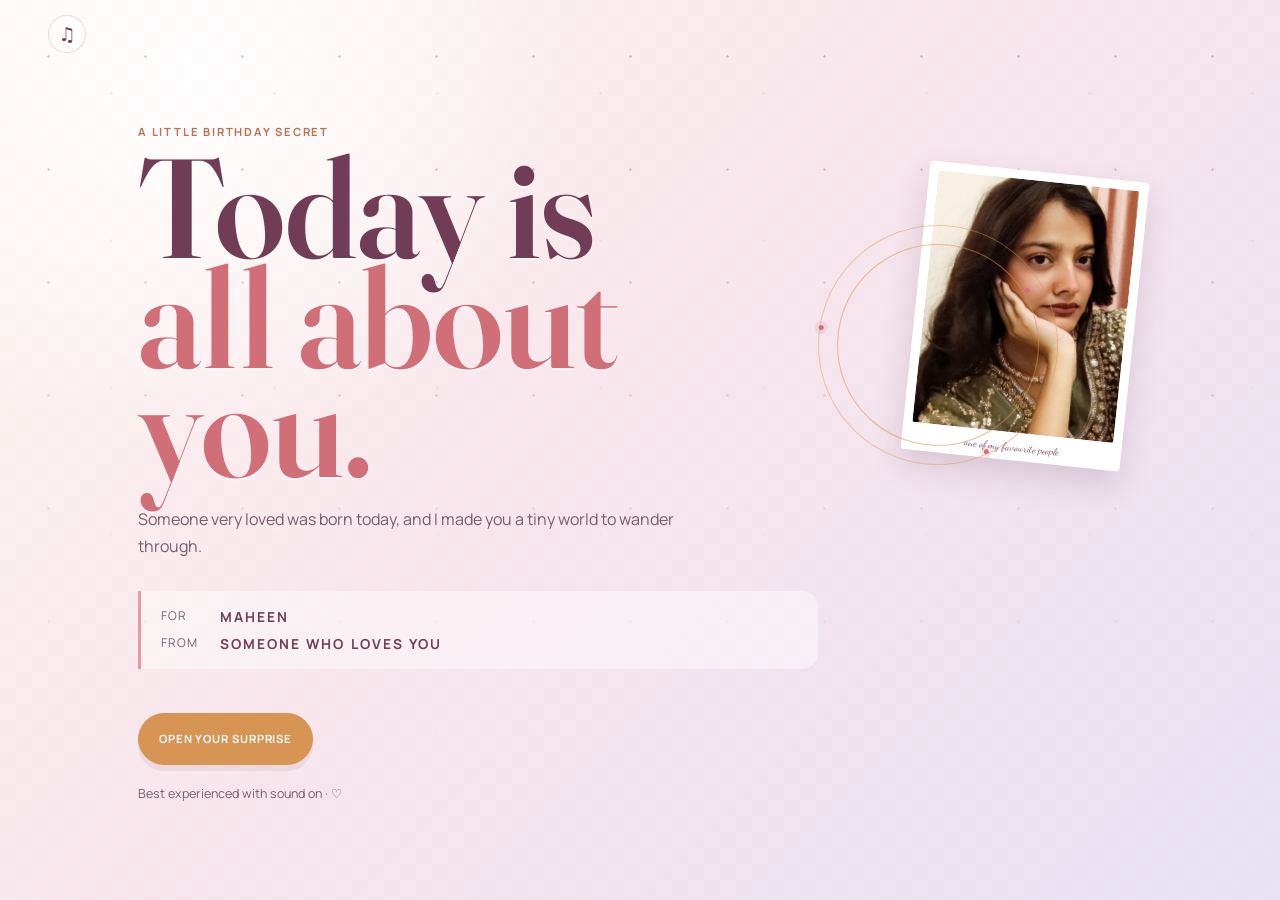
<file: index.html>
<!doctype html>
<html lang="en">
<head>
  <meta charset="UTF-8">
  <meta name="viewport" content="width=device-width, initial-scale=1, viewport-fit=cover">
  <meta name="theme-color" content="#080b18">
  <meta name="description" content="A private birthday mission.">
  <title>Mission Maheen</title>
  <link rel="preconnect" href="https://fonts.googleapis.com">
  <link rel="preconnect" href="https://fonts.gstatic.com" crossorigin>
  <link href="https://fonts.googleapis.com/css2?family=Dancing+Script:wght@500;600;700&family=Fraunces:opsz,wght@9..144,500;9..144,600;9..144,700&family=Manrope:wght@400;500;600;700&display=swap" rel="stylesheet">
  <link rel="stylesheet" href="css/style.css">
  <link rel="stylesheet" href="css/animations.css">
  <link rel="stylesheet" href="css/responsive.css">
  <link rel="stylesheet" href="css/confetti.css">
  <link rel="stylesheet" href="css/cake.css">
  <link rel="stylesheet" href="css/heartfelt.css">
  <link rel="stylesheet" href="css/cute-theme.css">
  <link rel="stylesheet" href="css/heartfelt-flow.css">
  <link rel="stylesheet" href="css/cake-fix.css">
  <link rel="stylesheet" href="css/photo-notes.css">
  <link rel="stylesheet" href="css/cake-real.css">
  <link rel="stylesheet" href="css/celebration.css">
  <link rel="stylesheet" href="css/close-memory.css">
  <link rel="stylesheet" href="css/balloon-photos.css">
  <link rel="stylesheet" href="css/notes.css">
  <link rel="stylesheet" href="css/heartfelt-flow.css">
</head>
<body>
  <div id="app" class="app-shell">
    <div class="ambient-stars" aria-hidden="true"></div>
    <div id="loading-screen" class="loading-screen scene-active">
      <p class="eyebrow">Private transmission</p>
      <h1>INITIALIZING<br><em>BIRTHDAY PROTOCOL</em></h1>
      <div class="loading-track"><span id="loading-bar"></span></div>
      <p id="loading-label" class="loading-label">Loading memories...</p>
    </div>
    <main id="scene-stage" class="scene-stage" aria-live="polite"></main>
    <div class="hud" aria-label="Mission controls">
      <button id="audio-toggle" class="icon-button" type="button" aria-label="Mute sound" title="Mute sound">♫</button>
    </div>
    <div id="toast" class="toast" role="status"></div>
    <div id="modal-root"></div>
    <div id="dev-panel" class="dev-panel" hidden></div>
  </div>
  <script src="js/config.js"></script>
  <script src="content/messages.js"></script>
  <script src="content/notes.js"></script>
  <script src="content/memories.js"></script>
  <script src="content/letter.js?v=2"></script>
  <script src="js/app.js"></script>
</body>
</html>
</file>
<file: css/style.css>
:root{--ink:#080b18;--ink-soft:#10162b;--panel:rgba(20,28,55,.72);--line:rgba(230,211,157,.22);--gold:#e8c77a;--cream:#f7f3ea;--muted:#a9aec4;--rose:#d99582;--green:#9dc1a0;--shadow:0 24px 80px rgba(0,0,0,.35)}*{box-sizing:border-box}html{background:var(--ink);color:var(--cream);font-family:Manrope,system-ui,sans-serif;overflow-x:hidden}body{margin:0;min-width:320px;min-height:100dvh;background:radial-gradient(circle at 65% 20%,#1d274e 0,#0c1126 38%,#080b18 80%);overflow-x:hidden}button,input,select{font:inherit}button{cursor:pointer}button:focus-visible,select:focus-visible,input:focus-visible{outline:2px solid var(--gold);outline-offset:4px}.app-shell{min-height:100dvh;position:relative}.ambient-stars,.ambient-stars:before,.ambient-stars:after{position:fixed;inset:0;content:"";pointer-events:none}.ambient-stars{opacity:.5;background-image:radial-gradient(circle,#fff 0 1px,transparent 1.4px);background-size:97px 113px;mask-image:linear-gradient(to bottom,black,transparent 90%)}.ambient-stars:before{background-image:radial-gradient(circle,var(--gold) 0 1px,transparent 1.5px);background-size:163px 147px;opacity:.42;transform:translate(30px,20px)}.ambient-stars:after{background:linear-gradient(115deg,transparent 20%,rgba(232,199,122,.08) 50%,transparent 80%);transform:translateX(-100%);animation:drift 16s linear infinite}.loading-screen{position:fixed;inset:0;z-index:20;display:grid;place-content:center;padding:28px;background:#050712;text-align:center;transition:opacity .8s,visibility .8s}.loading-screen.hidden{opacity:0;visibility:hidden;pointer-events:none}.loading-screen h1,.scene h1,.scene h2{font-family:"Cormorant Garamond",Georgia,serif;font-weight:600;letter-spacing:0}.loading-screen h1{font-size:clamp(2.4rem,10vw,5.6rem);line-height:.85;margin:14px 0 32px}.loading-screen h1 em,.scene h1 em,.scene h2 em{color:var(--gold);font-style:normal}.eyebrow{color:var(--gold);font-size:.7rem;font-weight:700;letter-spacing:.22em;text-transform:uppercase;margin:0 0 14px}.loading-track{height:2px;background:#252b42;max-width:310px;margin:auto}.loading-track span{display:block;width:0;height:100%;background:var(--gold);transition:width .25s}.loading-label,.fine-print,.feedback,.mic-status{color:var(--muted);font-size:.78rem}.scene-stage{position:relative;z-index:1;min-height:100dvh}.scene{min-height:100dvh;width:min(100%,1100px);margin:auto;padding:100px 22px 54px;display:flex;flex-direction:column;justify-content:center;position:relative}.intro-scene{align-items:flex-start;padding-top:22vh}.scene-copy{max-width:680px}.scene h1{font-size:clamp(4rem,17vw,9rem);line-height:.78;margin:0 0 24px}.scene h2{font-size:clamp(3rem,12vw,6.8rem);line-height:.82;margin:0 0 20px}.lede{color:#c5c8d6;line-height:1.7;max-width:560px}.subject-line{display:grid;grid-template-columns:auto 1fr;gap:8px 22px;border-left:1px solid var(--gold);padding:8px 0 8px 16px;margin:30px 0;color:var(--muted);font-size:.75rem;letter-spacing:.08em;text-transform:uppercase}.subject-line strong{color:var(--cream);font-size:.86rem;letter-spacing:.15em}.button{border:1px solid var(--line);background:rgba(255,255,255,.04);color:var(--cream);min-height:52px;padding:14px 20px;margin:14px 8px 0 0;border-radius:3px;text-transform:uppercase;letter-spacing:.12em;font-size:.7rem;font-weight:700;transition:transform .25s,background .25s,border-color .25s}.button:hover{transform:translateY(-3px);border-color:var(--gold)}.button-gold{background:var(--gold);color:#11152a;border-color:var(--gold)}.button-quiet{color:var(--muted)}.fine-print{margin-top:20px}.orbit-mark{position:absolute;right:8%;top:22%;width:130px;height:130px;border:1px solid rgba(232,199,122,.25);border-radius:50%;transform:rotate(-30deg)}.orbit-mark:before,.orbit-mark:after{content:"";position:absolute;inset:18px;border:1px solid rgba(232,199,122,.2);border-radius:50%}.orbit-mark i{position:absolute;width:5px;height:5px;background:var(--gold);border-radius:50%}.orbit-mark i:nth-child(1){left:10%;top:18%}.orbit-mark i:nth-child(2){right:5%;top:48%}.orbit-mark i:nth-child(3){left:44%;bottom:0}.centered-scene{align-items:center;text-align:center}.centered-scene .lede{margin:0 auto 25px}.seal{width:78px;height:78px;border:1px solid var(--gold);border-radius:50%;display:grid;place-content:center;color:var(--gold);font-size:2rem;margin:0 auto 28px}.question-card,.modal-card{width:min(100%,580px);padding:28px;background:var(--panel);border:1px solid var(--line);box-shadow:var(--shadow);backdrop-filter:blur(18px);border-radius:3px;text-align:left}.question-count,.modal-date{color:var(--gold);font-size:.7rem;text-transform:uppercase;letter-spacing:.12em}.question-card h3{font-family:"Cormorant Garamond",Georgia,serif;font-size:2rem;font-weight:600;margin:14px 0 22px}.option-list{display:grid;gap:10px}.option{border:1px solid var(--line);background:transparent;color:var(--cream);padding:15px;text-align:left;border-radius:2px}.option:hover{border-color:var(--gold);background:rgba(232,199,122,.08)}.good{color:var(--green)}.wrong{color:var(--rose)}.scene-heading{display:flex;justify-content:space-between;align-items:end;gap:20px}.counter{color:var(--gold);font-size:.75rem;letter-spacing:.12em;white-space:nowrap}.constellation{height:48vh;min-height:300px;position:relative;margin:20px 0}.constellation:before{content:"";position:absolute;inset:8%;border:1px solid rgba(232,199,122,.08);border-radius:50%;transform:rotate(-20deg)}.constellation-line{position:absolute;left:15%;top:48%;width:70%;height:1px;background:linear-gradient(90deg,transparent,var(--line),transparent);transform:rotate(-22deg)}.star-node{position:absolute;left:var(--x);top:var(--y);width:36px;height:36px;border:0;background:transparent;transform:translate(-50%,-50%)}.star-node span{display:block;width:10px;height:10px;background:var(--gold);box-shadow:0 0 12px 4px rgba(232,199,122,.45);border-radius:50%;transition:transform .3s}.star-node:hover span,.star-node.found span{transform:scale(1.7)}.star-node.found:after{content:"✓";position:absolute;top:18px;left:14px;color:var(--gold);font-size:.65rem}.memory-prompt{text-align:center}.memory-prompt p{color:var(--muted);font-size:.8rem}.vault-scene{text-align:center;align-items:center}.vault{perspective:800px;margin:22px 0}.vault-door{height:205px;width:min(75vw,310px);display:grid;place-content:center;border:5px solid #6d5933;background:linear-gradient(140deg,#1a1b2d,#29283e);box-shadow:inset 0 0 0 8px #111528,0 0 70px rgba(232,199,122,.12);transform:rotateX(5deg)}.vault-lock{display:flex;gap:7px}.vault-lock b{display:grid;place-content:center;width:45px;height:55px;background:#080b18;border:1px solid var(--gold);color:var(--gold);font-size:1.4rem}.vault-label{font-size:.6rem;letter-spacing:.2em;color:var(--muted);margin-top:18px}.clues{display:flex;gap:8px;max-width:400px}.clue{background:transparent;border:0;color:var(--muted);font-size:.7rem;padding:10px}.clue span{color:var(--gold);display:block}.keypad{display:grid;grid-template-columns:repeat(3,52px);gap:8px;margin:20px auto 6px}.keypad button{height:48px;color:var(--cream);background:rgba(255,255,255,.05);border:1px solid var(--line)}.cake-scene{text-align:center;align-items:center}.cake-scene .scene-heading{text-align:left;width:100%}.cake-preview{width:min(90vw,420px);height:350px;display:flex;flex-direction:column;align-items:center;justify-content:end;padding-bottom:20px;filter:drop-shadow(0 20px 25px rgba(0,0,0,.4));position:relative}.cake-topper{font-family:"Cormorant Garamond",Georgia,serif;color:var(--gold);font-size:1rem;line-height:.9;text-align:center;margin-bottom:10px}.cake-topper strong{font-size:1.2rem}.candles-preview{color:var(--gold);font-size:1.4rem;margin-bottom:-2px}.cake-tier{width:calc(100% - var(--tier) * 38px);height:54px;min-height:44px;border-radius:8px 8px 5px 5px;border-bottom:4px solid rgba(0,0,0,.22);display:grid;place-content:center;color:rgba(255,255,255,.8);font-size:.55rem;letter-spacing:.12em;text-transform:uppercase;box-shadow:inset 0 8px rgba(255,255,255,.15);transition:background .3s,transform .3s}.cake-tier:nth-last-child(2){width:88%}.cake-tier span{mix-blend-mode:screen}.vanilla{background:#d5b68b}.red-velvet{background:#9e4c4a}.forest{background:#31594b}.chocolate{background:#674032}.strawberry{background:#c86e75}.butterscotch{background:#b68138}.tier-controls{display:grid;grid-template-columns:1fr 1fr;gap:10px;width:min(100%,480px);text-align:left}.tier-controls label{font-size:.7rem;color:var(--gold);text-transform:uppercase}.tier-controls select{display:block;width:100%;margin-top:5px;background:#11162b;color:var(--cream);border:1px solid var(--line);padding:11px;border-radius:2px}.cake-note{font-family:"Cormorant Garamond",Georgia,serif;color:var(--gold);font-size:1.3rem}.wish-scene{text-align:center;align-items:center;background:radial-gradient(circle at 50% 42%,rgba(232,199,122,.1),transparent 30%)}.wish-copy{font-family:"Cormorant Garamond",Georgia,serif;font-size:1.8rem;line-height:.75;color:#d4d7e1;margin:20px 0}.wish-copy p{margin:16px}.wish-cake{height:105px;width:190px;margin:12px auto 25px;position:relative}.cake-mini{position:absolute;bottom:0;width:100%;height:58px;border-radius:8px;background:#9e4c4a;border-bottom:5px solid #633336}.flames{display:flex;justify-content:space-around;padding:0 18px}.flames i{display:block;width:12px;height:24px;background:linear-gradient(#fff1aa,#e8a23f);border-radius:80% 20% 70% 30%;box-shadow:0 0 18px 7px rgba(245,176,65,.4);transition:transform .1s,opacity .3s}.flames i.out{opacity:0}.celebration-scene{text-align:center;align-items:center}.celebration-scene h1{margin-top:20px}.celebration-burst{position:absolute;inset:15% 5%;background:radial-gradient(circle,rgba(232,199,122,.16),transparent 50%);animation:pulse 2s ease-in-out infinite}.balloons-scene{text-align:center;align-items:center}.balloon-field{height:48vh;min-height:330px;width:100%;position:relative;margin:12px 0}.balloon{position:absolute;width:58px;height:74px;border-radius:50% 50% 45% 45%;border:0;background:var(--rose);box-shadow:inset -10px -8px rgba(0,0,0,.12),0 10px 20px rgba(0,0,0,.25);animation:float 5s ease-in-out infinite;left:var(--left,10%);top:var(--top,10%)}.balloon:after{content:"";position:absolute;bottom:-43px;left:50%;height:45px;border-left:1px solid rgba(247,243,234,.4)}.balloon span{color:#fff;font-weight:bold}.balloon-0{--left:10%;--top:20%;background:#d99582}.balloon-1{--left:31%;--top:5%;background:#8795c6;animation-delay:.4s}.balloon-2{--left:54%;--top:25%;background:#b68138;animation-delay:1s}.balloon-3{--left:75%;--top:9%;background:#9dc1a0;animation-delay:1.5s}.balloon-4{--left:43%;--top:62%;background:var(--gold);border-radius:50% 10% 50% 10%;transform:rotate(45deg);animation-delay:.8s}.balloon.popped{animation:pop .5s forwards}.letter-scene{text-align:center;align-items:center}.envelope{width:min(80vw,340px);height:215px;background:#b77a6d;position:relative;margin:34px auto 28px;box-shadow:var(--shadow);clip-path:polygon(0 0,100% 0,100% 100%,0 100%)}.envelope:before,.envelope:after{content:"";position:absolute;bottom:0;border-style:solid}.envelope:before{left:0;border-width:105px 170px 0;border-color:#d99582 transparent transparent}.envelope:after{right:0;border-width:0 170px 105px;border-color:transparent transparent #9d5e59}.envelope-flap{position:absolute;z-index:2;left:0;top:0;border-style:solid;border-width:108px 170px 0;border-color:#cf8d7e transparent transparent}.envelope-mark{position:absolute;z-index:3;inset:0;display:grid;place-content:center;font-family:"Cormorant Garamond",Georgia,serif;font-size:1.4rem}.letter-page{align-items:center}.letter-content{width:min(100%,700px);font-family:"Cormorant Garamond",Georgia,serif;font-size:1.45rem;line-height:1.45;color:#e8e4da}.letter-content p{margin:0 0 1.2em}.song-scene{text-align:center;align-items:center}.record{height:190px;width:190px;border-radius:50%;margin:30px auto;background:repeating-radial-gradient(circle,#15182e 0 5px,#080b18 6px 8px);display:grid;place-content:center;border:8px solid #202442;box-shadow:0 0 0 2px var(--gold),0 20px 60px rgba(0,0,0,.5);animation:spin 9s linear infinite}.record-label{height:72px;width:72px;border-radius:50%;background:var(--rose);display:grid;place-content:center;font-family:"Cormorant Garamond",Georgia,serif;font-size:.95rem}.record-label small{font:7px Manrope;letter-spacing:.1em;text-transform:uppercase}.song-player{display:flex;align-items:center;gap:13px;width:min(100%,550px);padding:18px;background:var(--panel);border:1px solid var(--line);text-align:left}.play-button{border:0;background:var(--gold);color:#10152a;border-radius:50%;width:45px;height:45px}.song-track{flex:1}.song-track span{font-size:.7rem;letter-spacing:.16em}.song-track input{display:block;width:100%;accent-color:var(--gold);margin:9px 0}.song-track small{color:var(--muted);font-size:.65rem}.equalizer{color:var(--gold);letter-spacing:2px}.finale-scene{text-align:center;align-items:center}.finale-copy{font-family:"Cormorant Garamond",Georgia,serif;font-size:1.6rem;line-height:1.2;color:#d8d9e2;margin:30px 0}.final-stars{color:var(--gold);letter-spacing:1.3em;margin:20px 0;font-size:1.3rem}.final-actions{display:flex;flex-wrap:wrap;justify-content:center}.tiny-star{position:absolute;right:18%;bottom:26%;border:0;background:transparent;color:var(--gold);opacity:.5}.capsule{border-top:1px solid var(--line);margin-top:60px;padding-top:18px;display:grid;gap:6px;color:var(--muted);font-size:.72rem}.capsule strong{color:var(--gold);font-family:"Cormorant Garamond",Georgia,serif;font-size:1.3rem}.capsule small{color:#747a94}.modal-backdrop{position:fixed;z-index:30;inset:0;display:grid;place-content:center;padding:20px;background:rgba(3,5,13,.82)}.modal-card{position:relative;max-height:90dvh;overflow:auto}.modal-card img{width:calc(100% + 56px);max-height:260px;object-fit:cover;margin:-28px -28px 24px}.modal-card h3{font-family:"Cormorant Garamond",Georgia,serif;font-size:2.5rem;margin:10px 0 2px}.modal-card p{line-height:1.65;color:#d3d4de}.modal-close{position:absolute;right:12px;top:10px;border:0;background:transparent;color:var(--cream);font-size:1.8rem;z-index:2}.secret-list p{animation:rise .6s both;animation-delay:var(--delay)}.capsule-title{display:block;color:var(--gold);font-family:"Cormorant Garamond",Georgia,serif;font-size:1.5rem;margin-top:28px}.hud{position:fixed;z-index:10;left:22px;right:22px;top:calc(15px + env(safe-area-inset-top));display:flex;justify-content:space-between;pointer-events:none}.scene-code{color:var(--muted);font-size:.65rem;letter-spacing:.15em}.icon-button{pointer-events:auto;border:0;background:transparent;color:var(--gold);font-size:1.2rem}.toast{position:fixed;z-index:40;left:50%;bottom:calc(24px + env(safe-area-inset-bottom));transform:translate(-50%,20px);opacity:0;pointer-events:none;width:min(calc(100% - 40px),480px);padding:14px 18px;background:#f7f3ea;color:#11152a;font-size:.78rem;text-align:center;box-shadow:var(--shadow);transition:opacity .3s,transform .3s}.toast.show{opacity:1;transform:translate(-50%,0)}.dev-panel{position:fixed;z-index:50;right:10px;bottom:10px;width:190px;padding:10px;background:#11162b;border:1px solid var(--gold);font-size:.7rem}.dev-panel strong{color:var(--gold);display:block;margin-bottom:6px}.dev-panel button{display:block;width:100%;border:0;background:transparent;color:var(--cream);text-align:left;padding:4px;font-size:.65rem}
</file>
<file: css/animations.css>
.scene-enter{animation:sceneIn .65s both}.reveal{animation:rise 1s .2s both}@keyframes sceneIn{from{opacity:0;transform:translateY(18px);filter:blur(5px)}to{opacity:1;transform:none;filter:none}}@keyframes rise{from{opacity:0;transform:translateY(18px)}to{opacity:1;transform:none}}@keyframes drift{to{transform:translateX(100%)}}@keyframes pulse{0%,100%{opacity:.45;transform:scale(.95)}50%{opacity:1;transform:scale(1.1)}}@keyframes float{0%,100%{transform:translateY(0) rotate(-2deg)}50%{transform:translateY(-18px) rotate(3deg)}}@keyframes pop{to{opacity:0;transform:scale(1.6) rotate(30deg)}}@keyframes spin{to{transform:rotate(360deg)}}@media(prefers-reduced-motion:reduce){*,*:before,*:after{animation-duration:.01ms!important;animation-iteration-count:1!important;scroll-behavior:auto!important;transition-duration:.01ms!important}}
</file>
<file: css/responsive.css>
@media(min-width:600px){.scene{padding-left:48px;padding-right:48px}.intro-scene{padding-top:18vh}.scene h1{font-size:clamp(5rem,11vw,9rem)}.balloon-field{max-width:680px}.cake-preview{height:390px}.tier-controls{grid-template-columns:repeat(4,1fr)}}@media(min-width:900px){.scene{padding-top:110px;padding-bottom:70px}.orbit-mark{width:240px;height:240px;right:12%;top:25%}.constellation{height:55vh}.vault-door{height:250px;width:360px}.hud{left:48px;right:48px}.tiny-star{right:26%}}@media(max-width:360px){.scene{padding-left:16px;padding-right:16px}.scene h2{font-size:2.8rem}.cake-preview{transform:scale(.9);margin:-15px 0}.song-player{padding:12px;gap:7px}.equalizer{display:none}.button{width:100%;margin-right:0}.final-actions{width:100%}.clues{gap:0}.clue{padding:8px 6px}}
</file>
<file: css/confetti.css>
.confetti{position:absolute;inset:10% 5%;overflow:hidden;pointer-events:none}.confetti i{position:absolute;left:calc(var(--i) * 3.7%);top:-10%;width:6px;height:16px;background:var(--gold);transform:rotate(calc(var(--i) * 31deg));animation:confettiFall 2.4s calc(var(--i) * -60ms) ease-in forwards}.confetti i:nth-child(3n){background:var(--rose)}.confetti i:nth-child(3n+1){background:#9dc1a0}@keyframes confettiFall{to{top:105%;transform:translateX(38px) rotate(520deg)}}@media(prefers-reduced-motion:reduce){.confetti i{animation:none;opacity:.8;top:30%}}
</file>
<file: css/cake.css>
.round-cake-preview{width:min(88vw,390px);height:340px;position:relative;margin:10px auto 4px;display:flex;align-items:center;justify-content:flex-end;flex-direction:column;filter:drop-shadow(0 22px 28px rgba(0,0,0,.4))}.cake-topper{position:absolute;top:2px;text-align:center;color:var(--gold);font:600 1rem/.8 "Cormorant Garamond",Georgia,serif;letter-spacing:.06em;z-index:3}.cake-topper strong{font-size:1.15rem}.cake-candles{position:absolute;z-index:4;top:74px;display:flex;gap:26px}.cake-candles i{height:56px;width:10px;border-radius:3px;background:repeating-linear-gradient(125deg,#f7f3ea 0 5px,#d99582 5px 8px);position:relative;box-shadow:0 4px 5px rgba(0,0,0,.2)}.cake-candles i b{position:absolute;width:10px;height:18px;left:0;top:-19px;background:#f7c95d;border-radius:80% 20% 70% 30%;box-shadow:0 0 16px 6px rgba(245,176,65,.42);animation:candleFlicker 1s ease-in-out infinite alternate}.cake-candles i:nth-child(2) b{animation-delay:.15s}.cake-candles i:nth-child(3) b{animation-delay:.3s}.cake-candles i:nth-child(4) b{animation-delay:.45s}.round-cake{width:min(76vw,290px);height:130px;border-radius:50% 50% 42% 42%;position:relative;z-index:2;border:5px solid rgba(0,0,0,.16);box-shadow:inset 0 15px rgba(255,255,255,.2),inset 0 -18px rgba(0,0,0,.16)}.round-cake:before{content:"";position:absolute;left:7%;right:7%;top:-18px;height:46px;border-radius:50%;background:inherit;border:5px solid rgba(0,0,0,.13);box-shadow:inset 0 8px rgba(255,255,255,.16)}.round-cake span{position:absolute;left:0;right:0;bottom:34px;text-align:center;color:rgba(255,255,255,.88);font:700 .58rem Manrope;letter-spacing:.16em}.cake-plate{height:18px;width:min(84vw,330px);border-radius:50%;background:#b9a77e;box-shadow:0 7px 0 #756b55;position:absolute;bottom:8px}.cake-flavour-picker{width:min(100%,280px);color:var(--gold);font-size:.7rem;letter-spacing:.12em;text-align:left;text-transform:uppercase}.cake-flavour-picker select{display:block;width:100%;margin-top:6px;background:#11162b;color:var(--cream);border:1px solid var(--line);padding:11px;border-radius:2px}@keyframes candleFlicker{from{transform:scale(1) rotate(-3deg)}to{transform:scale(1.15) rotate(4deg)}}
</file>
<file: css/heartfelt.css>
.balloon-message-card{background:linear-gradient(145deg,rgba(44,35,66,.94),rgba(18,24,49,.94));border-color:rgba(232,199,122,.38);text-align:center}.balloon-message-card img{max-height:220px;filter:saturate(.88)}.balloon-message-card h3{color:#f3d9c9}.balloon-message-card p:not(.eyebrow){font-family:"Cormorant Garamond",Georgia,serif;font-size:1.45rem;line-height:1.35}.heart-mark{color:#d99582;font-size:1.7rem;display:block;margin-top:18px}.letter-content{background:rgba(255,255,255,.025);border-top:1px solid rgba(232,199,122,.24);border-bottom:1px solid rgba(232,199,122,.24);padding:28px 18px}.finale-copy{color:#ead9d2}
</file>
<file: css/cute-theme.css>
:root{--ink:#fff8f2;--ink-soft:#fff0ec;--panel:rgba(255,255,255,.78);--line:rgba(113,61,86,.18);--gold:#d89454;--cream:#3b2137;--muted:#765d6e;--rose:#e99b9b;--berry:#713d56;--lavender:#b8a8d8;--mint:#a9c8b3;--shadow:0 18px 45px rgba(113,61,86,.16)}html{background:#fff8f2;color:var(--cream)}body{background:radial-gradient(circle at 15% 8%,#fff 0,transparent 28%),linear-gradient(135deg,#fff8f2 0%,#f8e6ed 48%,#e8e3f5 100%);color:var(--cream)}body:before{content:"";position:fixed;z-index:0;inset:0;pointer-events:none;opacity:.22;background-image:linear-gradient(45deg,rgba(113,61,86,.04) 25%,transparent 25%,transparent 75%,rgba(113,61,86,.04) 75%),linear-gradient(45deg,rgba(113,61,86,.04) 25%,transparent 25%,transparent 75%,rgba(113,61,86,.04) 75%);background-size:32px 32px;background-position:0 0,16px 16px}.ambient-stars{opacity:.4;background-image:radial-gradient(circle,#9c6680 0 1px,transparent 1.5px);mask-image:linear-gradient(to bottom,black,transparent 85%)}.ambient-stars:before{background-image:radial-gradient(circle,#d89454 0 1px,transparent 1.5px)}.ambient-stars:after{background:linear-gradient(115deg,transparent 20%,rgba(233,155,155,.18) 50%,transparent 80%)}.hud{color:var(--berry)}.scene-code{color:var(--berry);background:rgba(255,255,255,.58);border:1px solid var(--line);border-radius:999px;padding:8px 12px}.icon-button{color:var(--berry);background:rgba(255,255,255,.62);border:1px solid var(--line);border-radius:50%;width:38px;height:38px}.scene{padding-top:108px}.scene h1,.scene h2,.question-card h3,.modal-card h3{font-family:"Fraunces","Cormorant Garamond",Georgia,serif}.scene h1,.scene h2{color:var(--berry);text-shadow:0 2px 0 rgba(255,255,255,.55)}.scene h1 em,.scene h2 em{color:#d16f79}.eyebrow{color:#bb704e;letter-spacing:.16em}.lede{color:var(--muted)}.subject-line{border-left:3px solid var(--rose);background:rgba(255,255,255,.42);border-radius:0 16px 16px 0;padding:16px 20px}.subject-line strong{color:var(--berry)}.button{border:1px solid rgba(113,61,86,.2);border-radius:999px;background:rgba(255,255,255,.72);color:var(--berry);box-shadow:0 6px 0 rgba(113,61,86,.08);letter-spacing:.08em}.button:hover{background:#fff;transform:translateY(-2px);box-shadow:0 9px 0 rgba(113,61,86,.08)}.button-gold{background:#d89454;color:#fff;border-color:#d89454}.button-quiet{color:var(--berry)}.orbit-mark{border-color:rgba(216,148,84,.45)}.orbit-mark:before,.orbit-mark:after{border-color:rgba(216,148,84,.32)}.orbit-mark i{background:#d16f79;box-shadow:0 0 0 4px rgba(209,111,121,.12)}.centered-scene{text-align:center}.seal{border-color:#d16f79;color:#d16f79;background:rgba(255,255,255,.45);box-shadow:0 8px 20px rgba(209,111,121,.15)}.question-card,.modal-card{background:var(--panel);border:1px solid rgba(113,61,86,.14);border-radius:22px;box-shadow:var(--shadow);backdrop-filter:blur(16px)}.question-card h3{color:var(--berry)}.option{border-color:rgba(113,61,86,.16);background:rgba(255,255,255,.42);color:var(--berry);border-radius:14px}.option:hover{border-color:#d16f79;background:#fff}.feedback{color:var(--muted)}.good{color:#548d69}.wrong{color:#b65f68}.counter{color:#bb704e;background:rgba(255,255,255,.5);border-radius:999px;padding:8px 12px}.constellation:before{border-color:rgba(113,61,86,.12);background:rgba(255,255,255,.18)}.constellation-line{background:linear-gradient(90deg,transparent,rgba(209,111,121,.35),transparent)}.star-node span{background:#d89454;box-shadow:0 0 0 7px rgba(216,148,84,.16),0 0 15px rgba(216,148,84,.5)}.vault-door{border-color:#d89454;background:linear-gradient(140deg,#6f4861,#b97a88);box-shadow:inset 0 0 0 8px #51334e,0 20px 45px rgba(113,61,86,.2);border-radius:20px}.vault-lock b{background:#fff3e9;border-color:#e8c07d;color:var(--berry);border-radius:10px}.vault-label{color:#ffe8c4}.clue{color:var(--berry)}.clue span{color:#bb704e}.keypad button{background:rgba(255,255,255,.63);border-color:rgba(113,61,86,.15);color:var(--berry);border-radius:14px}.cake-scene,.wish-scene,.balloons-scene,.letter-scene,.song-scene,.finale-scene{position:relative}.cake-scene:before,.wish-scene:before,.balloons-scene:before,.letter-scene:before,.song-scene:before,.finale-scene:before{content:"♡";position:absolute;right:10%;top:16%;color:rgba(209,111,121,.28);font-size:2rem;transform:rotate(12deg)}.cake-preview,.round-cake-preview{filter:drop-shadow(0 20px 25px rgba(113,61,86,.18))}.cake-plate{background:#fff0da;box-shadow:0 7px 0 #d89454}.cake-flavour-picker{color:#bb704e}.cake-flavour-picker select,.tier-controls select{background:#fff9f2;color:var(--berry);border-color:rgba(113,61,86,.18);border-radius:12px}.cake-note{color:#bb704e}.wish-scene{background:radial-gradient(circle at 50% 43%,rgba(216,148,84,.2),transparent 30%)}.wish-copy{color:var(--berry)}.cake-mini{background:#d16f79;border-bottom-color:#a14d5b}.celebration-burst{background:radial-gradient(circle,rgba(233,155,155,.25),transparent 50%)}.balloon{box-shadow:inset -10px -8px rgba(113,61,86,.12),0 10px 20px rgba(113,61,86,.18)}.balloon-0{background:#e99b9b}.balloon-1{background:#b8a8d8}.balloon-2{background:#e1b36d}.balloon-3{background:#a9c8b3}.balloon-4{background:#d89454}.envelope{border-radius:12px;background:#e99b9b;box-shadow:var(--shadow)}.envelope:before{border-color:#f6b3aa transparent transparent}.envelope:after{border-color:transparent transparent #cd7776}.envelope-flap{border-color:#f2a69f transparent transparent}.envelope-mark{color:#fff8f2}.letter-content{color:var(--berry)}.record{border-color:#fff;background:repeating-radial-gradient(circle,#713d56 0 5px,#4e3049 6px 8px);box-shadow:0 0 0 2px #d89454,0 20px 60px rgba(113,61,86,.25)}.record-label{background:#e99b9b;color:#fff}.song-player{background:rgba(255,255,255,.72);border-color:rgba(113,61,86,.16);border-radius:20px}.play-button{background:#d89454;color:#fff}.finale-copy{color:var(--berry)}.final-stars{color:#d89454}.tiny-star{color:#d16f79}.capsule{border-color:rgba(113,61,86,.2);color:var(--muted)}.capsule strong,.capsule-title{color:#bb704e}.modal-backdrop{background:rgba(78,48,73,.38)}.modal-card h3{color:var(--berry)}.modal-card p{color:var(--muted)}.modal-close{color:var(--berry)}.toast{background:#fff8f2;color:var(--berry);border:1px solid rgba(113,61,86,.14);border-radius:999px}.loading-screen{background:linear-gradient(135deg,#fff8f2,#f8e6ed);color:var(--berry)}.loading-screen h1{color:var(--berry)}.loading-screen h1 em{color:#d16f79}.loading-track{background:rgba(113,61,86,.15)}.loading-track span{background:#d89454}.loading-label{color:var(--muted)}
</file>
<file: css/heartfelt-flow.css>
.love-notes-scene{overflow:hidden}.love-note-stack{width:min(100%,500px);display:grid;gap:12px;margin:20px auto 18px}.love-note{min-height:82px;padding:16px 20px;background:rgba(255,255,255,.75);border:1px solid rgba(113,61,86,.14);border-radius:20px;color:var(--berry);text-align:left;box-shadow:0 8px 0 rgba(113,61,86,.06);display:grid;grid-template-columns:36px 1fr;gap:2px 10px;align-items:center;transition:transform .25s,background .25s}.love-note:hover,.love-note.revealed{transform:translateX(8px) rotate(-1deg);background:#fff}.love-note span{grid-row:span 2;color:#d16f79;font-size:1.8rem}.love-note strong{font-family:"Fraunces","Cormorant Garamond",Georgia,serif;font-size:1.08rem;font-weight:600}.love-note small{color:var(--muted);font-size:.68rem}.wish-instruction{font-family:"Fraunces","Cormorant Garamond",Georgia,serif;color:var(--berry);font-size:1.2rem;max-width:360px}.letter-line{min-height:1.4em;opacity:0;transform:translateY(8px);transition:opacity .6s,transform .6s}.letter-line.written{opacity:1;transform:none}.birthday-banner{width:min(94vw,760px);position:relative;margin:18px auto 30px;padding:34px 18px;background:#e99b9b;border:7px solid #fff1e5;box-shadow:0 0 0 2px #d89454,0 16px 30px rgba(113,61,86,.2);color:#fff8f2;transform:rotate(-1deg)}.birthday-banner:before,.birthday-banner:after{content:"";position:absolute;top:-7px;bottom:-7px;width:36px;background:#d16f79;z-index:-1}.birthday-banner:before{left:-30px;clip-path:polygon(100% 0,0 18%,45% 50%,0 82%,100% 100%)}.birthday-banner:after{right:-30px;clip-path:polygon(0 0,100% 18%,55% 50%,100% 82%,0 100%)}.birthday-banner small{display:block;font:700 .7rem Manrope;letter-spacing:.18em;text-transform:uppercase}.birthday-banner strong{display:block;font:600 clamp(2.3rem,10vw,5.2rem)/.92 "Fraunces","Cormorant Garamond",Georgia,serif;margin-top:10px}.banner-hearts{margin-top:12px;letter-spacing:.45em;color:#ffe3b3}@media(max-width:360px){.love-note{padding:13px 15px}.birthday-banner{padding-left:10px;padding-right:10px}.birthday-banner:before,.birthday-banner:after{width:24px}}
</file>
<file: css/cake-fix.css>
.round-cake-preview{height:330px;justify-content:flex-end}.round-cake{width:min(76vw,285px);height:132px;border-radius:18px 18px 28px 28px;background:linear-gradient(90deg,#d97878,#eaa09c 48%,#c75f69);border:0;box-shadow:inset 0 13px rgba(255,255,255,.2),inset 0 -16px rgba(123,53,70,.18),0 10px 0 rgba(113,61,86,.16)}.round-cake:before{left:-4px;right:-4px;top:-22px;height:48px;border:0;border-radius:50%;background:#fff1e5;box-shadow:inset 0 -7px #f3c7b6,0 3px 0 rgba(113,61,86,.1)}.round-cake:after{content:"";position:absolute;left:16px;right:16px;top:-2px;height:40px;border-radius:0 0 20px 20px;background:radial-gradient(ellipse at 15% 0,#fff1e5 0 18px,transparent 19px),radial-gradient(ellipse at 50% 0,#fff1e5 0 20px,transparent 21px),radial-gradient(ellipse at 85% 0,#fff1e5 0 16px,transparent 17px);z-index:1}.round-cake span{z-index:2;bottom:38px;font-size:.62rem;color:#fff8f2}.cake-candles{top:70px}.letter-content{font-family:"Dancing Script","Brush Script MT",cursive;font-size:clamp(1.6rem,5vw,2.15rem);line-height:1.25;letter-spacing:.01em}.letter-content p{margin-bottom:1em}.letter-page .button{font-family:Manrope,sans-serif}
</file>
<file: css/photo-notes.css>
.intro-photo{position:absolute;right:5%;top:19%;width:min(34vw,220px);margin:0;transform:rotate(6deg);padding:9px 9px 28px;background:#fff;border-radius:4px;box-shadow:0 14px 30px rgba(113,61,86,.18);z-index:-1}.intro-photo img{display:block;width:100%;aspect-ratio:4/5;object-fit:cover;border-radius:2px}.intro-photo figcaption{position:absolute;bottom:7px;left:0;right:0;text-align:center;color:#8e6778;font:600 .64rem "Dancing Script",cursive}.love-note-modal{text-align:center}.love-note-modal h3{font-family:"Dancing Script","Brush Script MT",cursive;font-size:2.5rem;color:var(--berry);font-weight:600}.note-heart{font-size:4rem;color:#d16f79;line-height:1;margin:10px 0}.love-note-modal p:last-child{font-family:"Dancing Script",cursive;font-size:1.3rem}@media(max-width:600px){.intro-photo{position:relative;right:auto;top:auto;align-self:flex-end;width:150px;margin:-16px 12% 12px 0;z-index:0}.intro-scene{padding-top:110px}.scene-copy{position:relative;z-index:1}.orbit-mark{opacity:.55}}@media(max-width:360px){.intro-photo{width:128px;margin-right:8%}}
</file>
<file: css/cake-real.css>
.round-cake-preview{height:330px;width:min(92vw,420px);overflow:visible}.real-cake{position:absolute;z-index:2;bottom:10px;width:min(88vw,370px);height:auto;filter:drop-shadow(0 16px 15px rgba(113,61,86,.2))}.round-cake-preview .cake-plate{z-index:1;bottom:4px;width:min(88vw,370px);background:#fff0da;box-shadow:0 7px 0 #d89454}.round-cake-preview .cake-topper{z-index:5;top:0}.round-cake-preview .cake-candles{z-index:6;top:66px}
</file>
<file: css/celebration.css>
.celebration-scene{overflow:hidden;background:radial-gradient(circle at 50% 38%,rgba(255,255,255,.6),transparent 35%)}.celebration-scene h1{position:relative;z-index:2;animation:cheerfulEntrance .9s cubic-bezier(.2,1.4,.4,1) both}.celebration-scene .eyebrow{animation:cheerfulEntrance .6s both}.celebration-scene .lede,.celebration-scene .button{position:relative;z-index:2;animation:cheerfulEntrance .7s .2s both}.celebration-scene:after{content:"♡  ✦  ♡  ✦  ♡";position:absolute;left:0;right:0;top:27%;color:rgba(209,111,121,.3);font:2rem "Dancing Script",cursive;letter-spacing:.5em;animation:heartFloat 3.5s ease-in-out infinite}.celebration-burst{animation:cheerfulGlow 1.5s ease-in-out infinite alternate}@keyframes cheerfulEntrance{from{opacity:0;transform:translateY(26px) scale(.92)}to{opacity:1;transform:none}}@keyframes cheerfulGlow{from{opacity:.3;transform:scale(.85)}to{opacity:1;transform:scale(1.12)}}@keyframes heartFloat{0%,100%{transform:translateY(0) rotate(-2deg)}50%{transform:translateY(-14px) rotate(2deg)}}@media(prefers-reduced-motion:reduce){.celebration-scene:after{animation:none}.celebration-burst{animation:none}}
</file>
<file: css/close-memory.css>
.closed-memory .seal{font-size:2.5rem;color:#d16f79;background:#fff0ec}.closed-memory h2{margin-top:12px}.closed-memory .lede{max-width:380px}
</file>
<file: css/balloon-photos.css>
.balloon-message-card{width:min(calc(100vw - 28px),680px);max-height:92dvh;padding:26px 30px 28px;overflow:auto}.balloon-message-card img{display:block;width:calc(100% + 60px);height:min(52dvh,460px);max-height:none;object-fit:contain;object-position:center;background:#fff8f2;border-radius:14px;margin:-26px -30px 24px;padding:8px;filter:none}.balloon-message-card h3{max-width:560px;margin:10px auto}.balloon-message-card p:not(.eyebrow){max-width:540px;margin-left:auto;margin-right:auto}.balloon-message-card .heart-mark{margin-bottom:4px}@media(max-width:480px){.balloon-message-card{padding:20px 18px 22px;border-radius:18px}.balloon-message-card img{width:calc(100% + 36px);height:44dvh;margin:-20px -18px 20px;padding:6px}.balloon-message-card h3{font-size:2rem}.balloon-message-card p:not(.eyebrow){font-size:1.3rem}}
</file>
<file: css/notes.css>
.love-note small{font-size:.86rem;line-height:1.35;font-style:italic;text-transform:none;letter-spacing:0;color:var(--muted);font-family:"Dancing Script","Brush Script MT",cursive}.love-note strong{line-height:1.15}.love-note-modal h3{line-height:1.1}.love-note-modal p:last-child{font-size:1.45rem;line-height:1.35}
</file>
